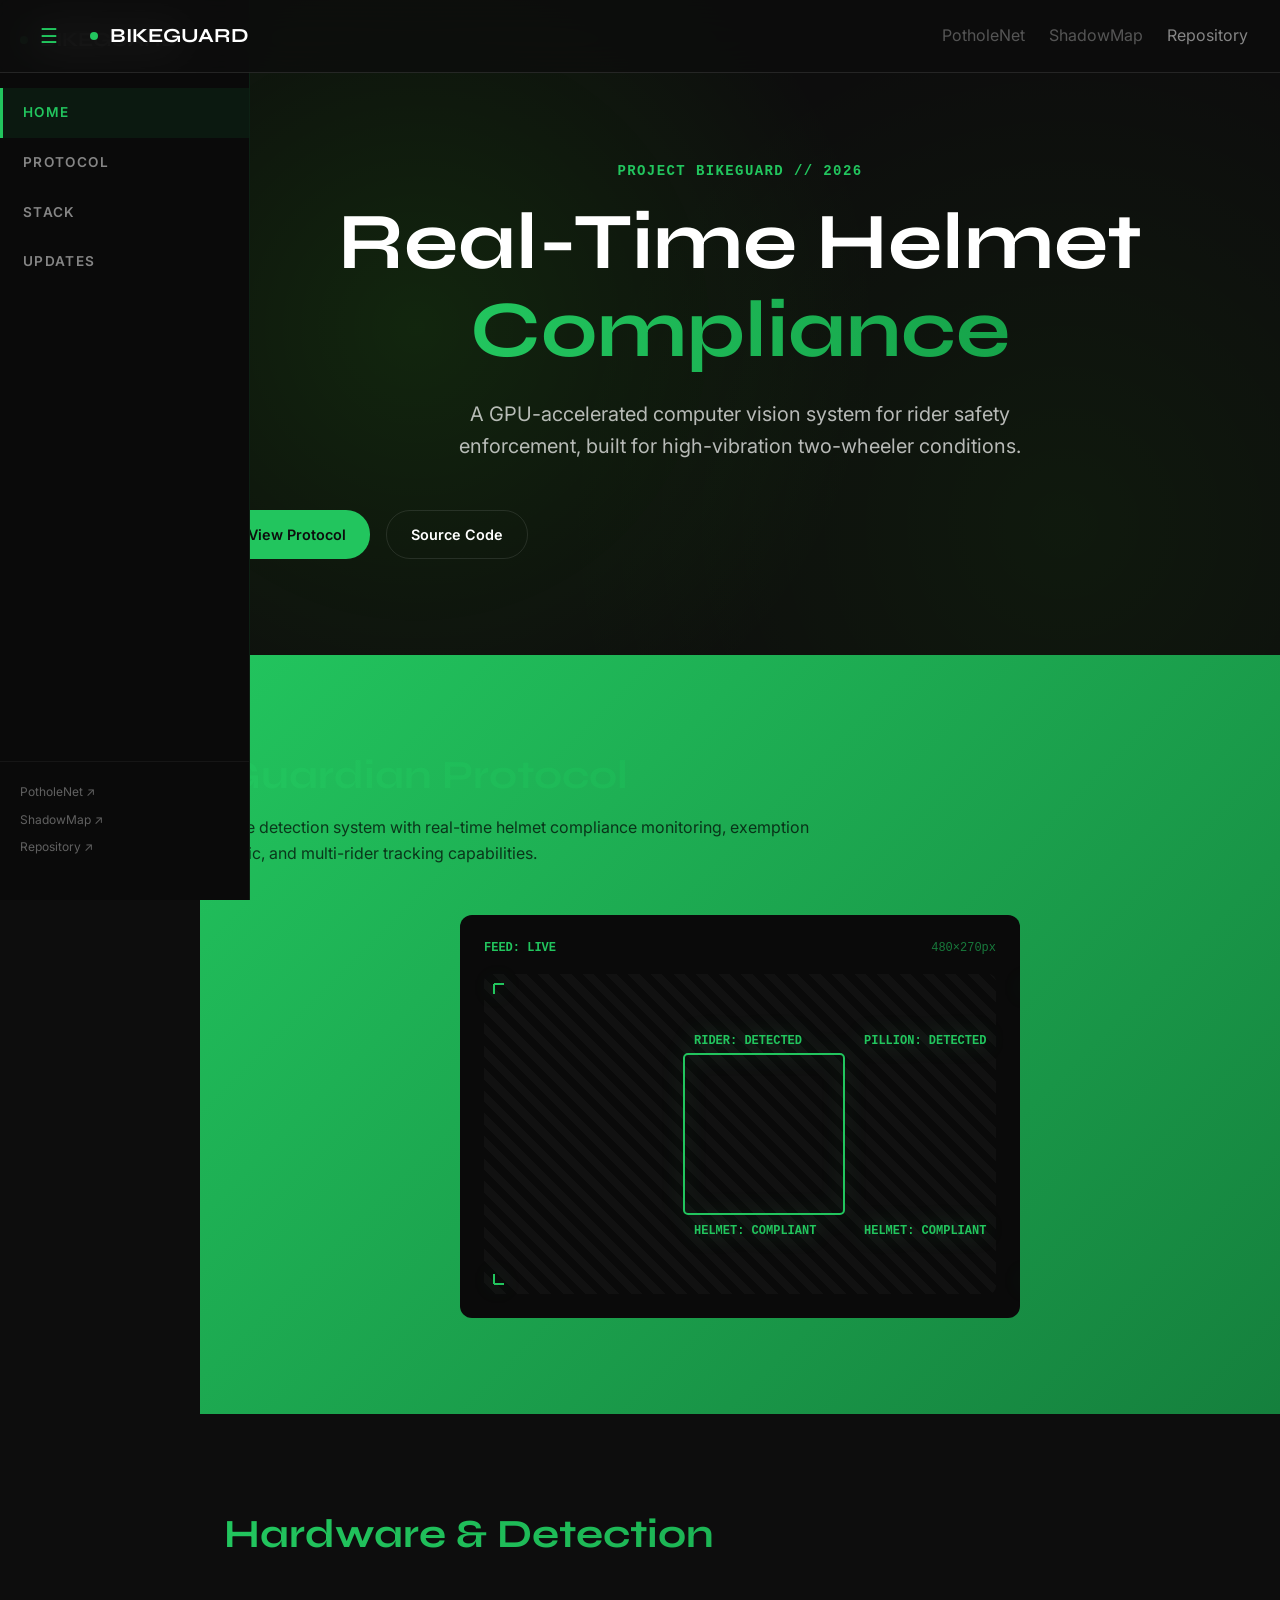
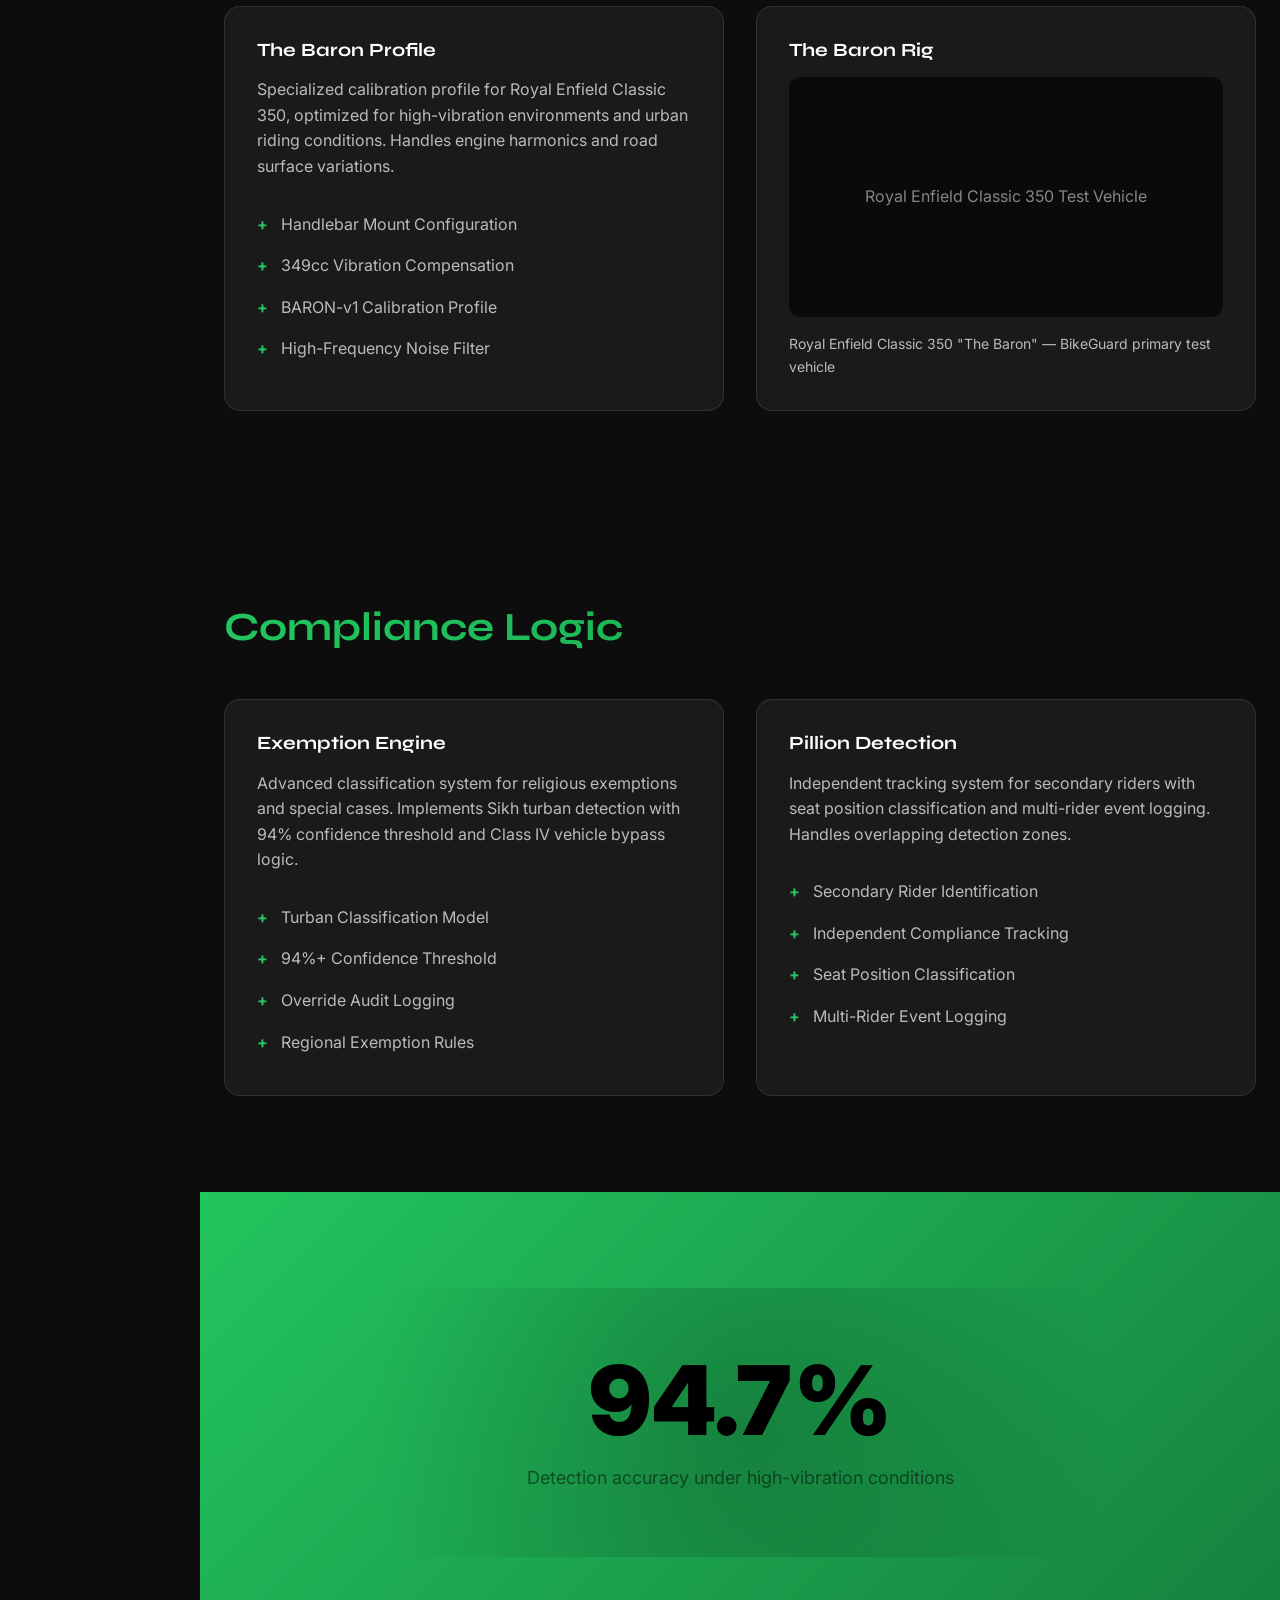
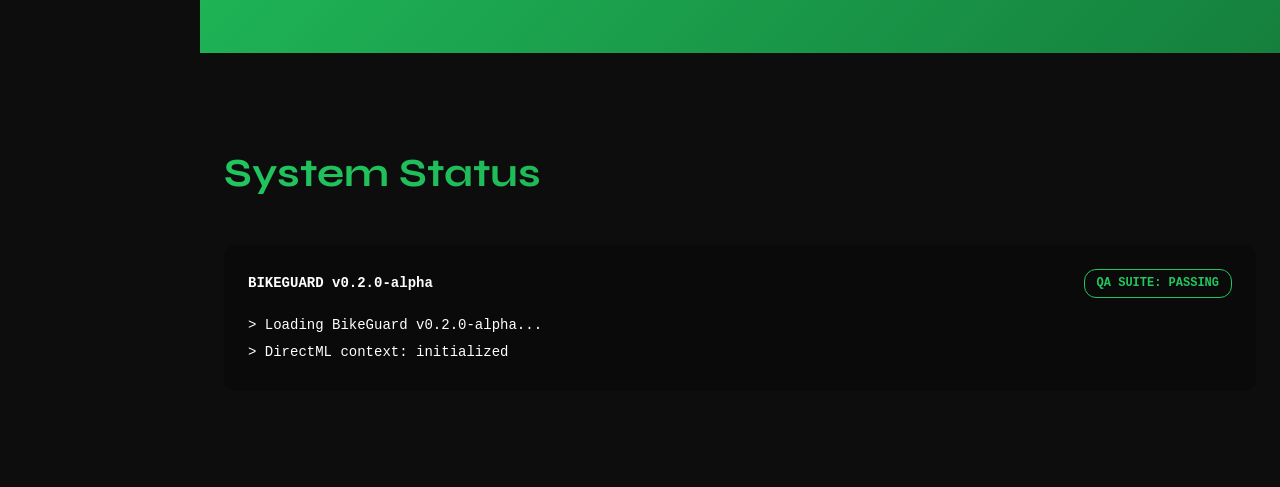
<file: index.html>
<!DOCTYPE html>
<html lang="en">
<head>
    <meta charset="UTF-8">
    <meta name="viewport" content="width=device-width, initial-scale=1.0">
    <title>BikeGuard - Real-Time Helmet Compliance</title>
    <link rel="preconnect" href="https://fonts.googleapis.com">
    <link rel="preconnect" href="https://fonts.gstatic.com" crossorigin>
    <link href="https://fonts.googleapis.com/css2?family=Syne:wght@400;600;700&family=Inter:wght@400;500;600;700&display=swap" rel="stylesheet">
    <link rel="stylesheet" href="css/global.css">
    <link rel="stylesheet" href="css/index.css">
</head>
<body>
    <nav class="nav">
        <div class="nav-content">
            <div class="nav-left">
                <button id="nav-toggle" class="nav-toggle" aria-label="Toggle sidebar">
                    <span class="nav-toggle-icon">☰</span>
                </button>
                <a href="index.html" class="nav-brand">
                    <div class="nav-dot"></div>
                    BIKEGUARD
                </a>
            </div>
            <div class="nav-links">
                <a href="https://medhansh5.github.io/PotholeNet/" class="nav-link muted">PotholeNet</a>
                <a href="https://medhansh5.github.io/ShadowMap/" class="nav-link muted">ShadowMap</a>
                <a href="https://github.com/medhansh5/BikeGuard" class="nav-link">Repository</a>
            </div>
        </div>
    </nav>

    <aside id="sidebar">
        <div id="sidebar-toggle">‹</div>
        <a href="index.html" class="sidebar-logo">
            <div class="nav-dot"></div>
            <span class="sidebar-label">BIKEGUARD</span>
        </a>
        <nav class="sidebar-nav">
            <a href="index.html" class="sidebar-link active"><span class="sidebar-label">Home</span></a>
            <a href="protocol.html" class="sidebar-link"><span class="sidebar-label">Protocol</span></a>
            <a href="stack.html" class="sidebar-link"><span class="sidebar-label">Stack</span></a>
            <a href="updates.html" class="sidebar-link"><span class="sidebar-label">Updates</span></a>
        </nav>
        <div class="sidebar-footer">
            <a href="https://medhansh5.github.io/PotholeNet/" class="sidebar-footer-link"><span class="sidebar-label">PotholeNet ↗</span></a>
            <a href="https://medhansh5.github.io/ShadowMap/" class="sidebar-footer-link"><span class="sidebar-label">ShadowMap ↗</span></a>
            <a href="https://github.com/medhansh5/BikeGuard" class="sidebar-footer-link"><span class="sidebar-label">Repository ↗</span></a>
        </div>
    </aside>

    <main>
        <section class="hero">
            <div class="container">
                <div class="hero-eyebrow">PROJECT BIKEGUARD // 2026</div>
                <h1 class="hero-title">
                    Real-Time Helmet<br><span class="gradient-text">Compliance</span>
                </h1>
                <p class="hero-subtitle">
                    A GPU-accelerated computer vision system for rider safety enforcement, built for high-vibration two-wheeler conditions.
                </p>
                <div class="btn-group">
                    <a href="protocol.html" class="btn btn-primary">View Protocol</a>
                    <a href="#" class="btn btn-ghost">Source Code</a>
                </div>
            </div>
        </section>

        <section class="full-bleed">
            <div class="container">
                <h2 class="gradient-text" style="color: #000; font-size: 2.5rem; margin-bottom: 16px;">Guardian Protocol</h2>
                <p style="color: rgba(0,0,0,0.7); max-width: 600px; margin-bottom: 48px;">
                    Live detection system with real-time helmet compliance monitoring, exemption logic, and multi-rider tracking capabilities.
                </p>
                
                <div class="vision-panel">
                    <div class="vision-header">
                        <div class="vision-feed">FEED: LIVE</div>
                        <div style="color: rgba(34,197,94,0.6); font-family: monospace; font-size: 0.75rem;">480×270px</div>
                    </div>
                    <div class="vision-canvas" id="visionCanvas">
                        <svg width="560" height="320" style="position: absolute; top: 0; left: 0;">
                            <!-- Corner tick marks -->
                            <path d="M 10 10 L 10 20 M 10 10 L 20 10" stroke="#22C55E" stroke-width="2" fill="none"/>
                            <path d="M 540 10 L 540 20 M 550 10 L 540 10" stroke="#22C55E" stroke-width="2" fill="none"/>
                            <path d="M 10 310 L 10 300 M 10 310 L 20 310" stroke="#22C55E" stroke-width="2" fill="none"/>
                            <path d="M 540 310 L 540 300 M 550 310 L 540 310" stroke="#22C55E" stroke-width="2" fill="none"/>
                            
                            <!-- Bounding box -->
                            <rect id="boundingBox" x="200" y="80" width="160" height="160" 
                                  stroke="#22C55E" stroke-width="2" fill="none" rx="4"/>
                            
                            <!-- Labels -->
                            <text id="riderLabel" x="210" y="70" fill="#22C55E" font-family="monospace" font-size="12" font-weight="600">RIDER: DETECTED</text>
                            <text id="helmetLabel" x="210" y="260" fill="#22C55E" font-family="monospace" font-size="12" font-weight="600">HELMET: COMPLIANT</text>
                            <text id="pillionLabel" x="380" y="70" fill="#22C55E" font-family="monospace" font-size="12" font-weight="600">PILLION: DETECTED</text>
                            <text id="pillionHelmetLabel" x="380" y="260" fill="#22C55E" font-family="monospace" font-size="12" font-weight="600">HELMET: COMPLIANT</text>
                        </svg>
                    </div>
                </div>
            </div>
        </section>

        <section class="section">
            <div class="container">
                <h2 class="gradient-text" style="font-size: 2.5rem; margin-bottom: 48px;">Hardware & Detection</h2>
                
                <div class="card-grid-2">
                    <div class="card">
                        <h3 style="margin-bottom: 16px;">The Baron Profile</h3>
                        <p style="color: var(--text-secondary); margin-bottom: 24px;">
                            Specialized calibration profile for Royal Enfield Classic 350, optimized for high-vibration environments and urban riding conditions. Handles engine harmonics and road surface variations.
                        </p>
                        <ul class="feature-list">
                            <li>Handlebar Mount Configuration</li>
                            <li>349cc Vibration Compensation</li>
                            <li>BARON-v1 Calibration Profile</li>
                            <li>High-Frequency Noise Filter</li>
                        </ul>
                    </div>
                    
                    <div class="card">
                        <h3 style="margin-bottom: 16px;">The Baron Rig</h3>
                        <div style="background: var(--bg-tertiary); border-radius: 12px; height: 240px; margin-bottom: 16px; display: flex; align-items: center; justify-content: center; color: var(--text-muted);">
                            Royal Enfield Classic 350 Test Vehicle
                        </div>
                        <p style="color: var(--text-secondary); font-size: 0.875rem;">
                            Royal Enfield Classic 350 "The Baron" — BikeGuard primary test vehicle
                        </p>
                    </div>
                </div>
            </div>
        </section>

        <section class="section">
            <div class="container">
                <h2 class="gradient-text" style="font-size: 2.5rem; margin-bottom: 48px;">Compliance Logic</h2>
                
                <div class="card-grid-2">
                    <div class="card">
                        <h3 style="margin-bottom: 16px;">Exemption Engine</h3>
                        <p style="color: var(--text-secondary); margin-bottom: 24px;">
                            Advanced classification system for religious exemptions and special cases. Implements Sikh turban detection with 94% confidence threshold and Class IV vehicle bypass logic.
                        </p>
                        <ul class="feature-list">
                            <li>Turban Classification Model</li>
                            <li>94%+ Confidence Threshold</li>
                            <li>Override Audit Logging</li>
                            <li>Regional Exemption Rules</li>
                        </ul>
                    </div>
                    
                    <div class="card">
                        <h3 style="margin-bottom: 16px;">Pillion Detection</h3>
                        <p style="color: var(--text-secondary); margin-bottom: 24px;">
                            Independent tracking system for secondary riders with seat position classification and multi-rider event logging. Handles overlapping detection zones.
                        </p>
                        <ul class="feature-list">
                            <li>Secondary Rider Identification</li>
                            <li>Independent Compliance Tracking</li>
                            <li>Seat Position Classification</li>
                            <li>Multi-Rider Event Logging</li>
                        </ul>
                    </div>
                </div>
            </div>
        </section>

        <section class="full-bleed">
            <div class="container">
                <div class="stat-hero">
                    <div class="stat-number" style="color: #000;">94.7%</div>
                    <div class="stat-subtext" style="color: rgba(0,0,0,0.7);">
                        Detection accuracy under high-vibration conditions
                    </div>
                </div>
            </div>
        </section>

        <section class="section">
            <div class="container">
                <h2 class="gradient-text" style="font-size: 2.5rem; margin-bottom: 48px;">System Status</h2>
                
                <div class="terminal">
                    <div class="terminal-header">
                        <div style="color: var(--text-primary); font-weight: 600;">BIKEGUARD v0.2.0-alpha</div>
                        <div class="terminal-badge">QA SUITE: PASSING</div>
                    </div>
                    <div class="terminal-content" id="terminalContent">
                        <!-- Terminal lines will be added by JavaScript -->
                    </div>
                </div>
            </div>
        </section>
    </main>

    <script src="js/global.js"></script>
    <script src="js/vision.js"></script>
    <script src="js/terminal.js"></script>
</body>
</html>
</file>
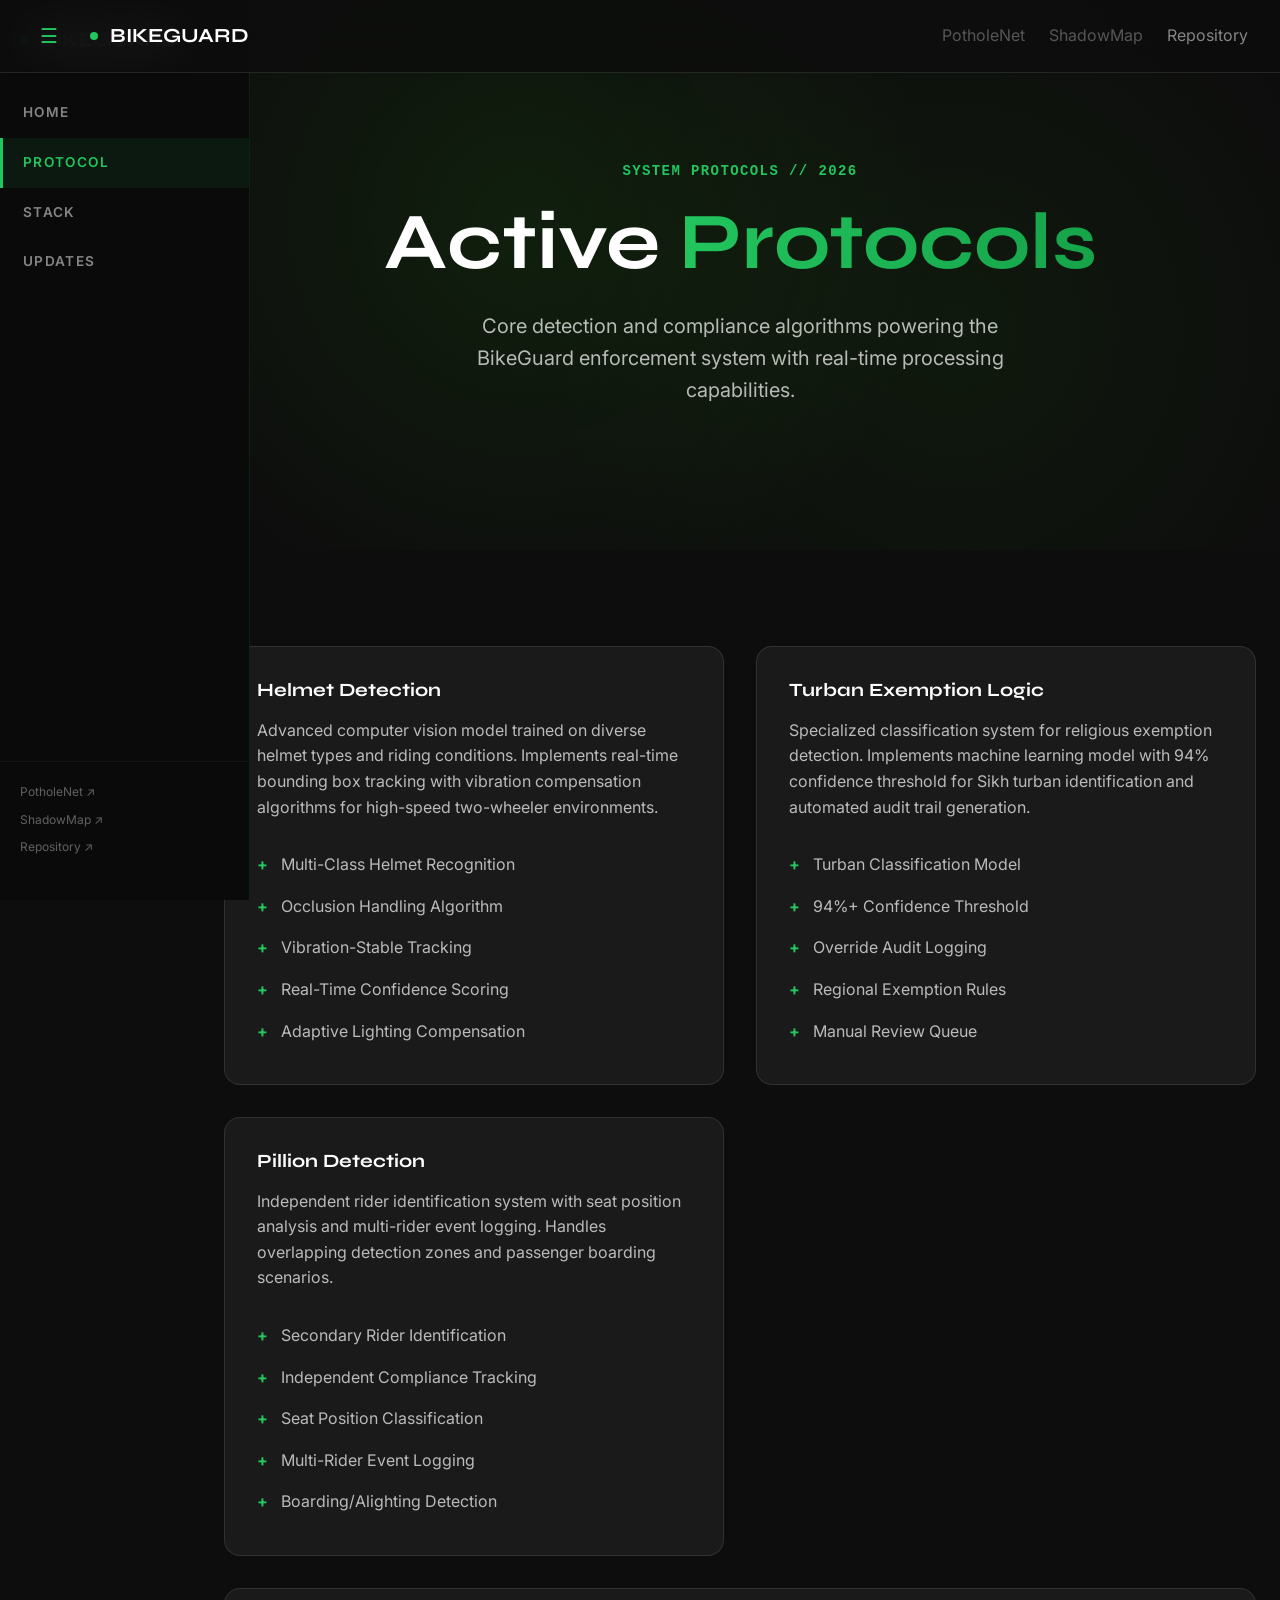
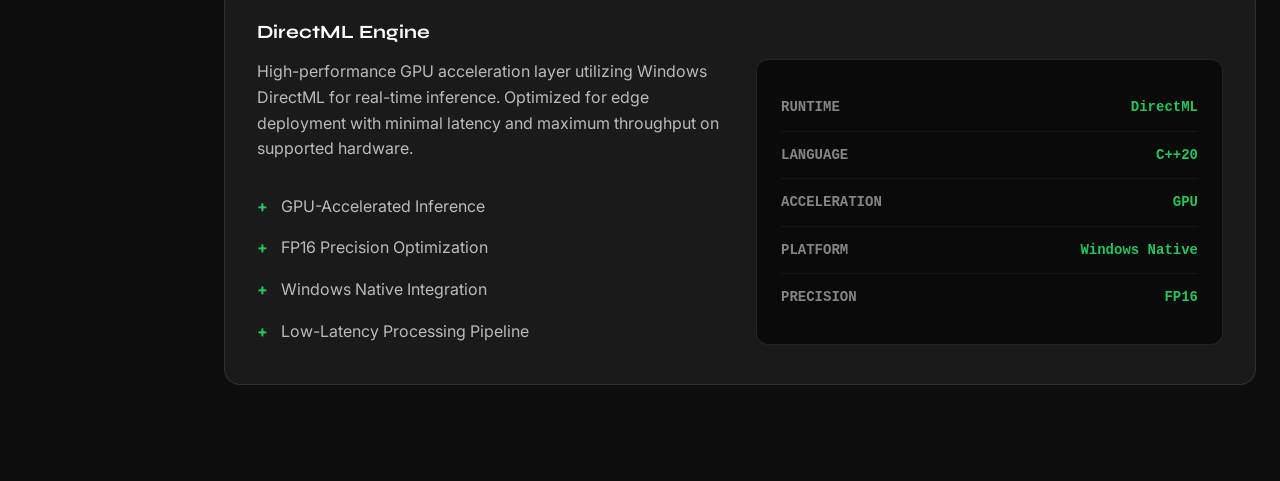
<file: protocol.html>
<!DOCTYPE html>
<html lang="en">
<head>
    <meta charset="UTF-8">
    <meta name="viewport" content="width=device-width, initial-scale=1.0">
    <title>Active Protocols - BikeGuard</title>
    <link rel="preconnect" href="https://fonts.googleapis.com">
    <link rel="preconnect" href="https://fonts.gstatic.com" crossorigin>
    <link href="https://fonts.googleapis.com/css2?family=Syne:wght@400;600;700&family=Inter:wght@400;500;600;700&display=swap" rel="stylesheet">
    <link rel="stylesheet" href="css/global.css">
    <link rel="stylesheet" href="css/protocol.css">
</head>
<body>
    <nav class="nav">
        <div class="nav-content">
            <div class="nav-left">
                <button id="nav-toggle" class="nav-toggle" aria-label="Toggle sidebar">
                    <span class="nav-toggle-icon">☰</span>
                </button>
                <a href="index.html" class="nav-brand">
                    <div class="nav-dot"></div>
                    BIKEGUARD
                </a>
            </div>
            <div class="nav-links">
                <a href="../potholenet/index.html" class="nav-link muted">PotholeNet</a>
                <a href="../shadowmap/index.html" class="nav-link muted">ShadowMap</a>
                <a href="#" class="nav-link">Repository</a>
            </div>
        </div>
    </nav>

    <aside id="sidebar">
        <div id="sidebar-toggle">‹</div>
        <a href="index.html" class="sidebar-logo">
            <div class="nav-dot"></div>
            <span class="sidebar-label">BIKEGUARD</span>
        </a>
        <nav class="sidebar-nav">
            <a href="index.html" class="sidebar-link"><span class="sidebar-label">Home</span></a>
            <a href="protocol.html" class="sidebar-link active"><span class="sidebar-label">Protocol</span></a>
            <a href="stack.html" class="sidebar-link"><span class="sidebar-label">Stack</span></a>
            <a href="updates.html" class="sidebar-link"><span class="sidebar-label">Updates</span></a>
        </nav>
        <div class="sidebar-footer">
            <a href="../potholenet/index.html" class="sidebar-footer-link"><span class="sidebar-label">PotholeNet ↗</span></a>
            <a href="../shadowmap/index.html" class="sidebar-footer-link"><span class="sidebar-label">ShadowMap ↗</span></a>
            <a href="#" class="sidebar-footer-link"><span class="sidebar-label">Repository ↗</span></a>
        </div>
    </aside>

    <main>
        <section class="hero">
            <div class="container">
                <div class="hero-eyebrow">SYSTEM PROTOCOLS // 2026</div>
                <h1 class="hero-title">
                    Active <span class="gradient-text">Protocols</span>
                </h1>
                <p class="hero-subtitle">
                    Core detection and compliance algorithms powering the BikeGuard enforcement system with real-time processing capabilities.
                </p>
            </div>
        </section>

        <section class="section">
            <div class="container">
                <div class="card-grid">
                    <div class="card">
                        <h3 style="margin-bottom: 16px;">Helmet Detection</h3>
                        <p style="color: var(--text-secondary); margin-bottom: 24px;">
                            Advanced computer vision model trained on diverse helmet types and riding conditions. Implements real-time bounding box tracking with vibration compensation algorithms for high-speed two-wheeler environments.
                        </p>
                        <ul class="feature-list">
                            <li>Multi-Class Helmet Recognition</li>
                            <li>Occlusion Handling Algorithm</li>
                            <li>Vibration-Stable Tracking</li>
                            <li>Real-Time Confidence Scoring</li>
                            <li>Adaptive Lighting Compensation</li>
                        </ul>
                    </div>

                    <div class="card">
                        <h3 style="margin-bottom: 16px;">Turban Exemption Logic</h3>
                        <p style="color: var(--text-secondary); margin-bottom: 24px;">
                            Specialized classification system for religious exemption detection. Implements machine learning model with 94% confidence threshold for Sikh turban identification and automated audit trail generation.
                        </p>
                        <ul class="feature-list">
                            <li>Turban Classification Model</li>
                            <li>94%+ Confidence Threshold</li>
                            <li>Override Audit Logging</li>
                            <li>Regional Exemption Rules</li>
                            <li>Manual Review Queue</li>
                        </ul>
                    </div>

                    <div class="card">
                        <h3 style="margin-bottom: 16px;">Pillion Detection</h3>
                        <p style="color: var(--text-secondary); margin-bottom: 24px;">
                            Independent rider identification system with seat position analysis and multi-rider event logging. Handles overlapping detection zones and passenger boarding scenarios.
                        </p>
                        <ul class="feature-list">
                            <li>Secondary Rider Identification</li>
                            <li>Independent Compliance Tracking</li>
                            <li>Seat Position Classification</li>
                            <li>Multi-Rider Event Logging</li>
                            <li>Boarding/Alighting Detection</li>
                        </ul>
                    </div>

                    <div class="card card-full">
                        <h3 style="margin-bottom: 16px;">DirectML Engine</h3>
                        <div style="display: grid; grid-template-columns: 1fr 1fr; gap: 32px; align-items: start;">
                            <div>
                                <p style="color: var(--text-secondary); margin-bottom: 24px;">
                                    High-performance GPU acceleration layer utilizing Windows DirectML for real-time inference. Optimized for edge deployment with minimal latency and maximum throughput on supported hardware.
                                </p>
                                <ul class="feature-list">
                                    <li>GPU-Accelerated Inference</li>
                                    <li>FP16 Precision Optimization</li>
                                    <li>Windows Native Integration</li>
                                    <li>Low-Latency Processing Pipeline</li>
                                </ul>
                            </div>
                            <div class="spec-table">
                                <div class="spec-row">
                                    <span class="spec-label">RUNTIME</span>
                                    <span class="spec-value">DirectML</span>
                                </div>
                                <div class="spec-row">
                                    <span class="spec-label">LANGUAGE</span>
                                    <span class="spec-value">C++20</span>
                                </div>
                                <div class="spec-row">
                                    <span class="spec-label">ACCELERATION</span>
                                    <span class="spec-value">GPU</span>
                                </div>
                                <div class="spec-row">
                                    <span class="spec-label">PLATFORM</span>
                                    <span class="spec-value">Windows Native</span>
                                </div>
                                <div class="spec-row">
                                    <span class="spec-label">PRECISION</span>
                                    <span class="spec-value">FP16</span>
                                </div>
                            </div>
                        </div>
                    </div>
                </div>
            </div>
        </section>
    </main>

    <script src="js/global.js"></script>
</body>
</html>
</file>
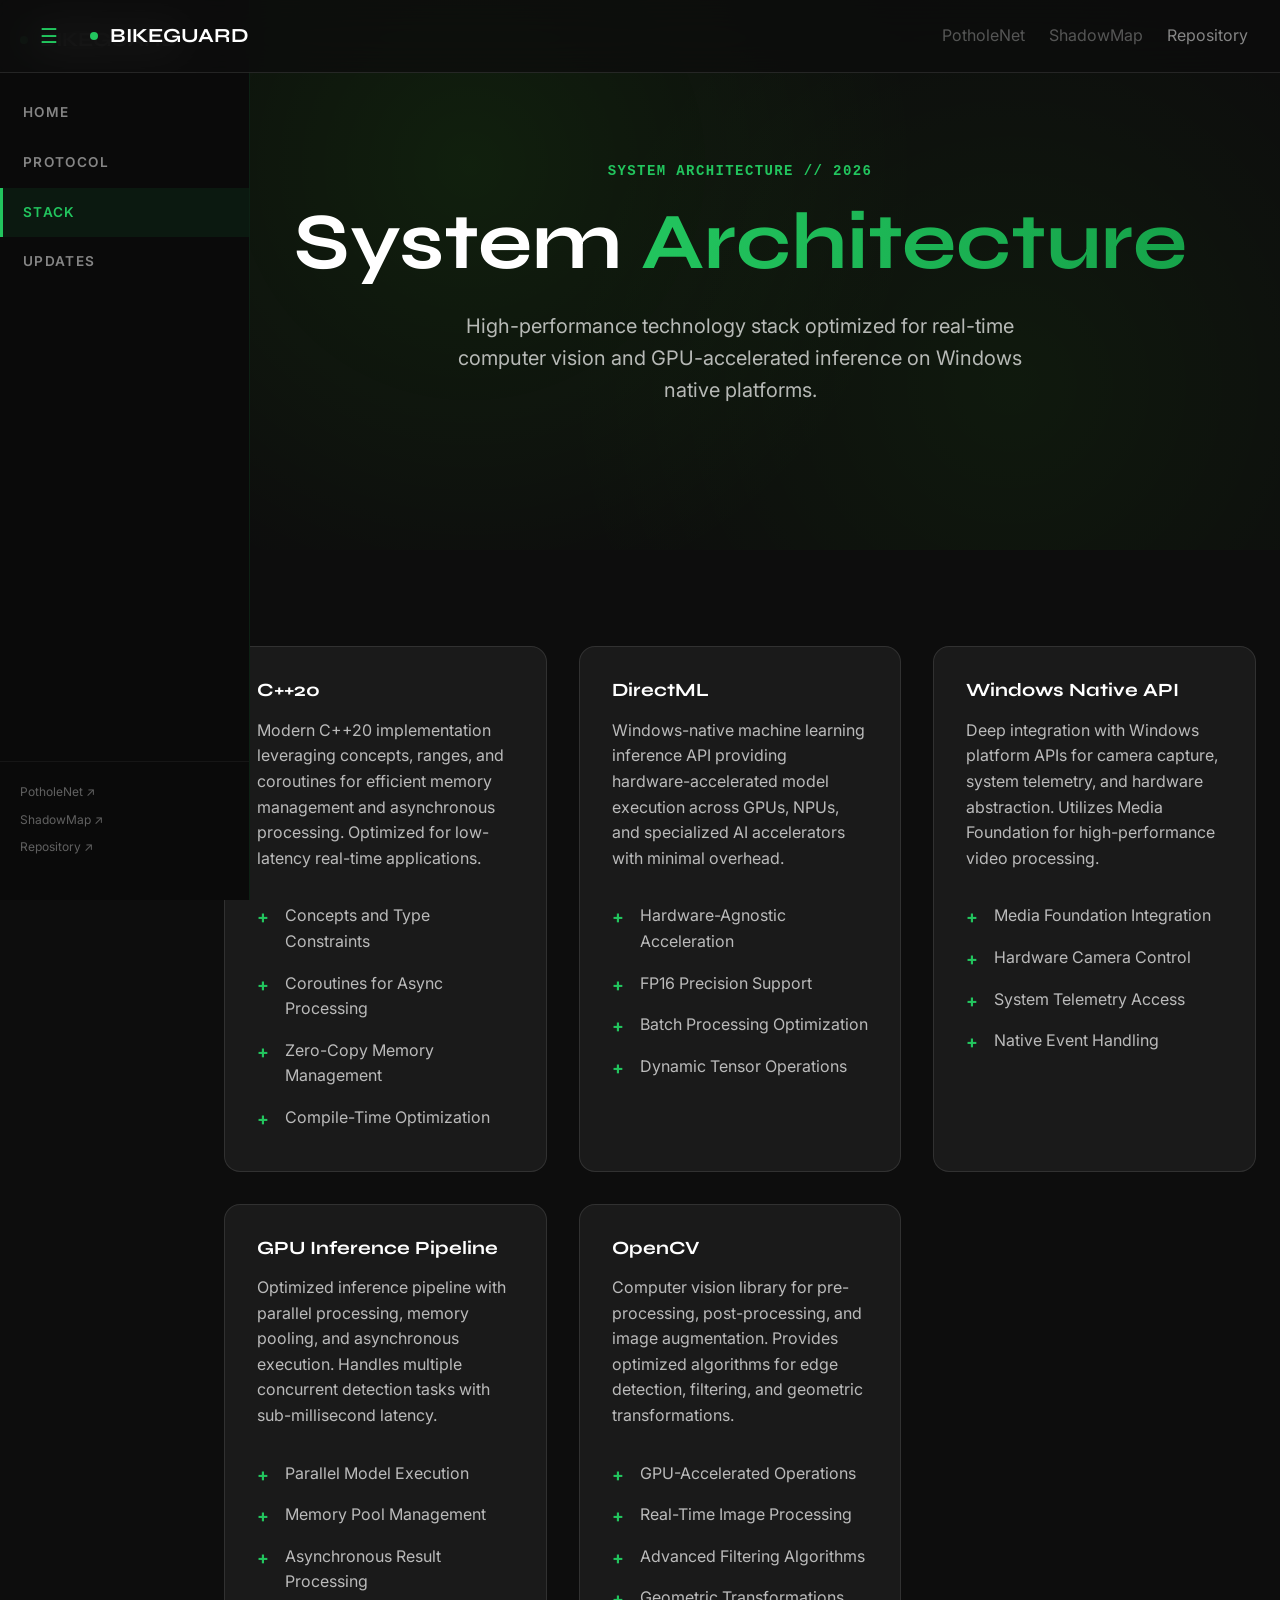
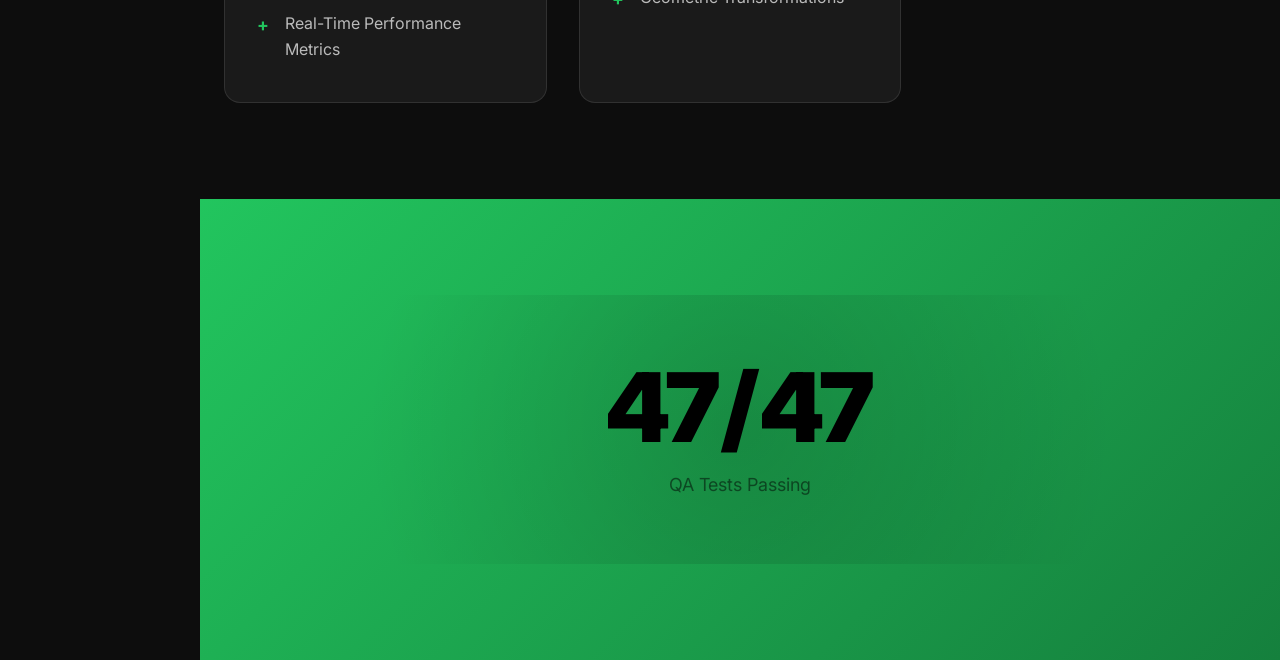
<file: stack.html>
<!DOCTYPE html>
<html lang="en">
<head>
    <meta charset="UTF-8">
    <meta name="viewport" content="width=device-width, initial-scale=1.0">
    <title>System Architecture - BikeGuard</title>
    <link rel="preconnect" href="https://fonts.googleapis.com">
    <link rel="preconnect" href="https://fonts.gstatic.com" crossorigin>
    <link href="https://fonts.googleapis.com/css2?family=Syne:wght@400;600;700&family=Inter:wght@400;500;600;700&display=swap" rel="stylesheet">
    <link rel="stylesheet" href="css/global.css">
    <link rel="stylesheet" href="css/stack.css">
</head>
<body>
    <nav class="nav">
        <div class="nav-content">
            <div class="nav-left">
                <button id="nav-toggle" class="nav-toggle" aria-label="Toggle sidebar">
                    <span class="nav-toggle-icon">☰</span>
                </button>
                <a href="index.html" class="nav-brand">
                    <div class="nav-dot"></div>
                    BIKEGUARD
                </a>
            </div>
            <div class="nav-links">
                <a href="../potholenet/index.html" class="nav-link muted">PotholeNet</a>
                <a href="../shadowmap/index.html" class="nav-link muted">ShadowMap</a>
                <a href="#" class="nav-link">Repository</a>
            </div>
        </div>
    </nav>

    <aside id="sidebar">
        <div id="sidebar-toggle">‹</div>
        <a href="index.html" class="sidebar-logo">
            <div class="nav-dot"></div>
            <span class="sidebar-label">BIKEGUARD</span>
        </a>
        <nav class="sidebar-nav">
            <a href="index.html" class="sidebar-link"><span class="sidebar-label">Home</span></a>
            <a href="protocol.html" class="sidebar-link"><span class="sidebar-label">Protocol</span></a>
            <a href="stack.html" class="sidebar-link active"><span class="sidebar-label">Stack</span></a>
            <a href="updates.html" class="sidebar-link"><span class="sidebar-label">Updates</span></a>
        </nav>
        <div class="sidebar-footer">
            <a href="../potholenet/index.html" class="sidebar-footer-link"><span class="sidebar-label">PotholeNet ↗</span></a>
            <a href="../shadowmap/index.html" class="sidebar-footer-link"><span class="sidebar-label">ShadowMap ↗</span></a>
            <a href="#" class="sidebar-footer-link"><span class="sidebar-label">Repository ↗</span></a>
        </div>
    </aside>

    <main>
        <section class="hero">
            <div class="container">
                <div class="hero-eyebrow">SYSTEM ARCHITECTURE // 2026</div>
                <h1 class="hero-title">
                    System <span class="gradient-text">Architecture</span>
                </h1>
                <p class="hero-subtitle">
                    High-performance technology stack optimized for real-time computer vision and GPU-accelerated inference on Windows native platforms.
                </p>
            </div>
        </section>

        <section class="section">
            <div class="container">
                <div class="card-grid">
                    <div class="card">
                        <h3 style="margin-bottom: 16px;">C++20</h3>
                        <p style="color: var(--text-secondary); margin-bottom: 24px;">
                            Modern C++20 implementation leveraging concepts, ranges, and coroutines for efficient memory management and asynchronous processing. Optimized for low-latency real-time applications.
                        </p>
                        <ul class="feature-list">
                            <li>Concepts and Type Constraints</li>
                            <li>Coroutines for Async Processing</li>
                            <li>Zero-Copy Memory Management</li>
                            <li>Compile-Time Optimization</li>
                        </ul>
                    </div>

                    <div class="card">
                        <h3 style="margin-bottom: 16px;">DirectML</h3>
                        <p style="color: var(--text-secondary); margin-bottom: 24px;">
                            Windows-native machine learning inference API providing hardware-accelerated model execution across GPUs, NPUs, and specialized AI accelerators with minimal overhead.
                        </p>
                        <ul class="feature-list">
                            <li>Hardware-Agnostic Acceleration</li>
                            <li>FP16 Precision Support</li>
                            <li>Batch Processing Optimization</li>
                            <li>Dynamic Tensor Operations</li>
                        </ul>
                    </div>

                    <div class="card">
                        <h3 style="margin-bottom: 16px;">Windows Native API</h3>
                        <p style="color: var(--text-secondary); margin-bottom: 24px;">
                            Deep integration with Windows platform APIs for camera capture, system telemetry, and hardware abstraction. Utilizes Media Foundation for high-performance video processing.
                        </p>
                        <ul class="feature-list">
                            <li>Media Foundation Integration</li>
                            <li>Hardware Camera Control</li>
                            <li>System Telemetry Access</li>
                            <li>Native Event Handling</li>
                        </ul>
                    </div>

                    <div class="card">
                        <h3 style="margin-bottom: 16px;">GPU Inference Pipeline</h3>
                        <p style="color: var(--text-secondary); margin-bottom: 24px;">
                            Optimized inference pipeline with parallel processing, memory pooling, and asynchronous execution. Handles multiple concurrent detection tasks with sub-millisecond latency.
                        </p>
                        <ul class="feature-list">
                            <li>Parallel Model Execution</li>
                            <li>Memory Pool Management</li>
                            <li>Asynchronous Result Processing</li>
                            <li>Real-Time Performance Metrics</li>
                        </ul>
                    </div>

                    <div class="card">
                        <h3 style="margin-bottom: 16px;">OpenCV</h3>
                        <p style="color: var(--text-secondary); margin-bottom: 24px;">
                            Computer vision library for pre-processing, post-processing, and image augmentation. Provides optimized algorithms for edge detection, filtering, and geometric transformations.
                        </p>
                        <ul class="feature-list">
                            <li>GPU-Accelerated Operations</li>
                            <li>Real-Time Image Processing</li>
                            <li>Advanced Filtering Algorithms</li>
                            <li>Geometric Transformations</li>
                        </ul>
                    </div>
                </div>
            </div>
        </section>

        <section class="full-bleed">
            <div class="container">
                <div class="stat-hero">
                    <div class="stat-number" style="color: #000;">47/47</div>
                    <div class="stat-subtext" style="color: rgba(0,0,0,0.7);">
                        QA Tests Passing
                    </div>
                </div>
            </div>
        </section>
    </main>

    <script src="js/global.js"></script>
</body>
</html>
</file>
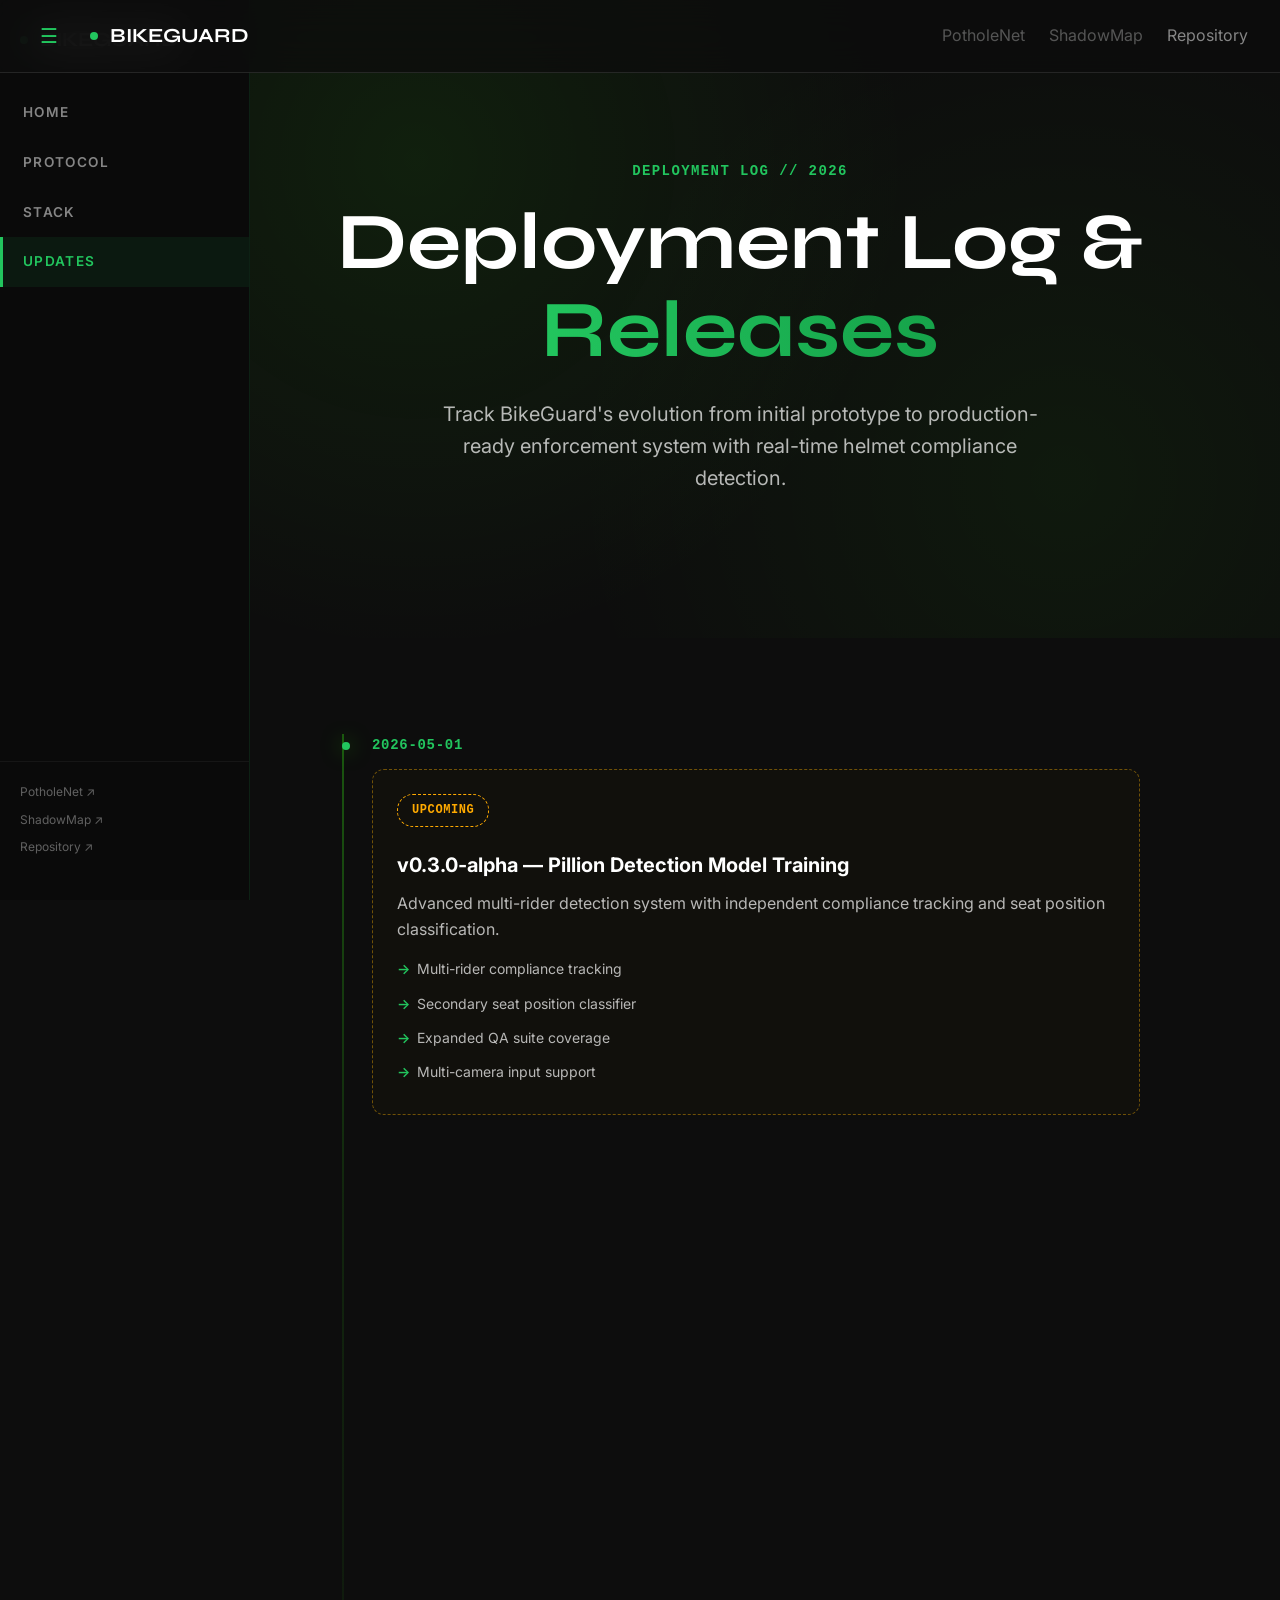
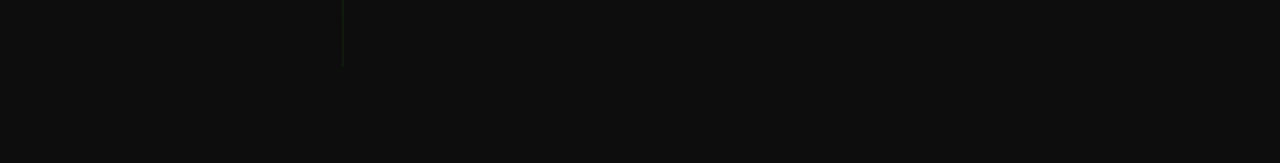
<file: updates.html>
<!DOCTYPE html>
<html lang="en">
<head>
    <meta charset="UTF-8">
    <meta name="viewport" content="width=device-width, initial-scale=1.0">
    <title>Updates - BikeGuard</title>
    <link rel="preconnect" href="https://fonts.googleapis.com">
    <link rel="preconnect" href="https://fonts.gstatic.com" crossorigin>
    <link href="https://fonts.googleapis.com/css2?family=Syne:wght@400;600;700&family=Inter:wght@400;500;600;700&display=swap" rel="stylesheet">
    <link rel="stylesheet" href="css/global.css">
    <link rel="stylesheet" href="css/updates.css">
</head>
<body>
    <nav class="nav">
        <div class="nav-content">
            <div class="nav-left">
                <button id="nav-toggle" class="nav-toggle" aria-label="Toggle sidebar">
                    <span class="nav-toggle-icon">☰</span>
                </button>
                <a href="index.html" class="nav-brand">
                    <div class="nav-dot"></div>
                    BIKEGUARD
                </a>
            </div>
            <div class="nav-links">
                <a href="../potholenet/index.html" class="nav-link muted">PotholeNet</a>
                <a href="../shadowmap/index.html" class="nav-link muted">ShadowMap</a>
                <a href="#" class="nav-link">Repository</a>
            </div>
        </div>
    </nav>

    <aside id="sidebar">
        <div id="sidebar-toggle">‹</div>
        <a href="index.html" class="sidebar-logo">
            <div class="nav-dot"></div>
            <span class="sidebar-label">BIKEGUARD</span>
        </a>
        <nav class="sidebar-nav">
            <a href="index.html" class="sidebar-link"><span class="sidebar-label">Home</span></a>
            <a href="protocol.html" class="sidebar-link"><span class="sidebar-label">Protocol</span></a>
            <a href="stack.html" class="sidebar-link"><span class="sidebar-label">Stack</span></a>
            <a href="updates.html" class="sidebar-link active"><span class="sidebar-label">Updates</span></a>
        </nav>
        <div class="sidebar-footer">
            <a href="../potholenet/index.html" class="sidebar-footer-link"><span class="sidebar-label">PotholeNet ↗</span></a>
            <a href="../shadowmap/index.html" class="sidebar-footer-link"><span class="sidebar-label">ShadowMap ↗</span></a>
            <a href="#" class="sidebar-footer-link"><span class="sidebar-label">Repository ↗</span></a>
        </div>
    </aside>

    <main>
        <section class="hero">
            <div class="container">
                <div class="hero-eyebrow">DEPLOYMENT LOG // 2026</div>
                <h1 class="hero-title">
                    Deployment Log & <span class="gradient-text">Releases</span>
                </h1>
                <p class="hero-subtitle">
                    Track BikeGuard's evolution from initial prototype to production-ready enforcement system with real-time helmet compliance detection.
                </p>
            </div>
        </section>

        <section class="section">
            <div class="container">
                <div class="timeline" id="timeline">
                    <!-- Timeline items will be populated by JavaScript -->
                </div>
            </div>
        </section>
    </main>

    <script src="js/global.js"></script>
    <script src="js/updates.js"></script>
</body>
</html>
</file>
<file: css/global.css>
/* BikeGuard Global Styles */
:root {
  --accent: #22C55E;
  --accent-gradient: linear-gradient(90deg, #22C55E, #16A34A);
  --bg-primary: #0D0D0D;
  --bg-secondary: #1A1A1A;
  --bg-tertiary: #0A0A0A;
  --text-primary: #FFFFFF;
  --text-secondary: rgba(255, 255, 255, 0.7);
  --text-muted: rgba(255, 255, 255, 0.5);
  --border-color: rgba(255, 255, 255, 0.1);
  --card-bg: #1A1A1A;
  --success: #22C55E;
  --error: #FF3333;
  --warning: #FFAA00;
}

* {
  margin: 0;
  padding: 0;
  box-sizing: border-box;
}

body {
  font-family: 'Inter', -apple-system, BlinkMacSystemFont, 'Segoe UI', sans-serif;
  background: var(--bg-primary);
  color: var(--text-primary);
  line-height: 1.6;
  overflow-x: hidden;
}

/* Typography */
h1, h2, h3, h4, h5, h6 {
  font-family: 'Syne', -apple-system, BlinkMacSystemFont, sans-serif;
  font-weight: 700;
  line-height: 1.2;
}

.gradient-text {
  background: var(--accent-gradient);
  -webkit-background-clip: text;
  -webkit-text-fill-color: transparent;
  background-clip: text;
}

.monospace {
  font-family: 'SF Mono', 'Monaco', 'Inconsolata', 'Fira Code', monospace;
}

/* Layout */
.container {
  max-width: 1200px;
  margin: 0 auto;
  padding: 0 24px;
}

.section {
  padding: 96px 0;
}

.section-sm {
  padding: 64px 0;
}

.full-bleed {
  width: 100%;
  background: linear-gradient(135deg, #22C55E 0%, #15803D 100%);
  color: #000000;
}

.full-bleed .container {
  padding: 96px 24px;
}

/* Navigation */
.nav {
  position: fixed;
  top: 0;
  left: 0;
  right: 0;
  z-index: 1000;
  background: rgba(13, 13, 13, 0.8);
  backdrop-filter: blur(20px);
  border-bottom: 1px solid var(--border-color);
  padding: 16px 0;
}

.nav-content {
  display: flex;
  justify-content: space-between;
  align-items: center;
  width: 100%;
  padding: 0 32px;
}

.nav-left {
  display: flex;
  align-items: center;
  gap: 24px;
}

.nav-brand {
  display: flex;
  align-items: center;
  gap: 12px;
  font-family: 'Syne', sans-serif;
  font-weight: 700;
  font-size: 1.25rem;
  color: var(--text-primary);
  text-decoration: none;
}

.nav-dot {
  width: 8px;
  height: 8px;
  background: var(--accent);
  border-radius: 50%;
  animation: pulse 2s infinite;
}

.nav-links {
  display: flex;
  gap: 24px;
  align-items: center;
}

.nav-link {
  color: var(--text-muted);
  text-decoration: none;
  transition: color 0.2s;
}

.nav-link:hover {
  color: var(--text-primary);
}

.nav-link.muted {
  color: var(--text-muted);
  opacity: 0.6;
}

/* Cards */
.card {
  background: var(--card-bg);
  border-radius: 16px;
  padding: 32px;
  border: 1px solid var(--border-color);
  transition: transform 0.2s, border-color 0.2s;
}

.card:hover {
  transform: translateY(-2px);
  border-color: var(--accent);
}

.card-grid {
  display: grid;
  grid-template-columns: repeat(auto-fit, minmax(300px, 1fr));
  gap: 24px;
}

.card-grid-2 {
  display: grid;
  grid-template-columns: repeat(auto-fit, minmax(400px, 1fr));
  gap: 32px;
}

/* Buttons */
.btn {
  display: inline-flex;
  align-items: center;
  gap: 8px;
  padding: 12px 24px;
  border-radius: 24px;
  font-weight: 600;
  text-decoration: none;
  transition: all 0.2s;
  border: none;
  cursor: pointer;
  font-size: 0.9rem;
}

.btn-primary {
  background: var(--accent);
  color: var(--bg-primary);
}

.btn-primary:hover {
  background: #00CC00;
  transform: translateY(-1px);
}

.btn-ghost {
  background: transparent;
  color: var(--text-primary);
  border: 1px solid var(--border-color);
}

.btn-ghost:hover {
  background: var(--card-bg);
  border-color: var(--accent);
}

.btn-group {
  display: flex;
  gap: 16px;
  flex-wrap: wrap;
}

/* Lists */
.feature-list {
  list-style: none;
  margin-top: 16px;
}

.feature-list li {
  padding: 8px 0;
  color: var(--text-secondary);
  position: relative;
  padding-left: 24px;
}

.feature-list li::before {
  content: '+';
  position: absolute;
  left: 0;
  color: var(--accent);
  font-weight: 700;
}

/* Hero Section */
.hero {
  padding: 160px 0 96px;
  text-align: center;
}

.hero-eyebrow {
  color: var(--accent);
  font-family: 'SF Mono', monospace;
  font-size: 0.875rem;
  font-weight: 600;
  letter-spacing: 0.1em;
  margin-bottom: 16px;
}

.hero-title {
  font-size: clamp(2.5rem, 8vw, 5rem);
  margin-bottom: 24px;
  line-height: 1.1;
}

.hero-subtitle {
  font-size: 1.25rem;
  color: var(--text-secondary);
  max-width: 600px;
  margin: 0 auto 48px;
}

/* Vision Simulation */
.vision-panel {
  background: var(--bg-tertiary);
  border-radius: 12px;
  padding: 24px;
  position: relative;
  overflow: hidden;
}

.vision-header {
  display: flex;
  justify-content: space-between;
  align-items: center;
  margin-bottom: 16px;
}

.vision-feed {
  color: var(--accent);
  font-family: 'SF Mono', monospace;
  font-size: 0.75rem;
  font-weight: 600;
}

.vision-canvas {
  width: 100%;
  height: 320px;
  background: #000;
  border-radius: 8px;
  position: relative;
}

/* Terminal */
.terminal {
  background: var(--bg-tertiary);
  border-radius: 12px;
  padding: 24px;
  font-family: 'SF Mono', monospace;
  font-size: 0.875rem;
  line-height: 1.6;
  position: relative;
}

.terminal-header {
  display: flex;
  justify-content: space-between;
  align-items: center;
  margin-bottom: 16px;
}

.terminal-badge {
  background: transparent;
  color: var(--accent);
  border: 1px solid var(--accent);
  padding: 4px 12px;
  border-radius: 12px;
  font-size: 0.75rem;
  font-weight: 600;
}

.terminal-content {
  color: var(--text-primary);
}

.terminal-line {
  margin-bottom: 4px;
  opacity: 0;
  animation: fadeIn 0.3s forwards;
}

/* Stats */
.stat-hero {
  text-align: center;
  padding: 64px 0;
}

.stat-number {
  font-size: clamp(3rem, 10vw, 6rem);
  font-weight: 900;
  line-height: 1;
  margin-bottom: 16px;
}

.stat-subtext {
  font-size: 1.125rem;
  opacity: 0.7;
}

/* Updates Timeline */
.timeline {
  position: relative;
  padding-left: 32px;
}

.timeline::before {
  content: '';
  position: absolute;
  left: 2px;
  top: 0;
  bottom: 0;
  width: 2px;
  background: rgba(57, 255, 20, 0.1);
}

.timeline-item {
  position: relative;
  padding-bottom: 32px;
  opacity: 0;
  transform: translateY(20px);
  transition: all 0.6s;
}

.timeline-item.visible {
  opacity: 1;
  transform: translateY(0);
}

.timeline-item::before {
  content: '';
  position: absolute;
  left: -30px;
  top: 8px;
  width: 8px;
  height: 8px;
  background: var(--accent);
  border-radius: 50%;
}

.timeline-date {
  color: var(--accent);
  font-family: 'SF Mono', monospace;
  font-size: 0.875rem;
  margin-bottom: 8px;
}

.timeline-content {
  background: var(--card-bg);
  border-radius: 12px;
  padding: 20px;
  border: 1px solid var(--border-color);
}

.timeline-badge {
  display: inline-block;
  padding: 4px 12px;
  border-radius: 12px;
  font-size: 0.75rem;
  font-weight: 600;
  margin-bottom: 12px;
}

.badge-prerelease {
  background: var(--accent);
  color: var(--bg-primary);
}

.badge-stable {
  background: #00FF00;
  color: var(--bg-primary);
}

.badge-upcoming {
  background: transparent;
  color: var(--warning);
  border: 1px dashed var(--warning);
}

/* Shimmer loading */
.shimmer {
  background: linear-gradient(90deg, #0a1a0a 0%, #0f2a0f 50%, #0a1a0a 100%);
  background-size: 200% 100%;
  animation: shimmer 1.5s infinite;
}

/* Scrollbar */
::-webkit-scrollbar {
  width: 8px;
}

::-webkit-scrollbar-track {
  background: var(--bg-primary);
}

::-webkit-scrollbar-thumb {
  background: var(--accent);
  border-radius: 4px;
}

::-webkit-scrollbar-thumb:hover {
  background: #16A34A;
}

/* Animations */
@keyframes pulse {
  0%, 100% { opacity: 1; }
  50% { opacity: 0.5; }
}

@keyframes fadeIn {
  to { opacity: 1; }
}

@keyframes shimmer {
  0% { background-position: -200% 0; }
  100% { background-position: 200% 0; }
}

/* Sidebar Navigation */
#sidebar {
  position: fixed;
  top: 0;
  left: 0;
  height: 100vh;
  width: 250px;
  min-width: 250px;
  background: #0A0A0A;
  border-right: 1px solid rgba(34,197,94,0.12);
  z-index: 200;
  transition: width 0.3s ease-in-out, min-width 0.3s ease-in-out, transform 0.3s ease-in-out;
  overflow: hidden;
  display: flex;
  flex-direction: column;
  padding: 24px 0;
}

#sidebar.collapsed {
  width: 0;
  min-width: 0;
  transform: translateX(-100%);
}

#sidebar .sidebar-label {
  white-space: nowrap;
  transition: opacity 0.3s ease-in-out;
}

#sidebar.collapsed .sidebar-label {
  opacity: 0;
  pointer-events: none;
}

#sidebar-toggle {
  position: absolute;
  top: 16px;
  right: 8px;
  width: 24px;
  height: 24px;
  cursor: pointer;
  color: #22C55E;
  font-size: 1rem;
  display: flex;
  align-items: center;
  justify-content: center;
  z-index: 201;
  user-select: none;
}

.nav-toggle {
  background: none;
  border: none;
  padding: 8px;
  cursor: pointer;
  border-radius: 4px;
  transition: background-color 0.2s ease;
}

.nav-toggle:hover {
  background-color: rgba(34, 197, 94, 0.1);
}

.nav-toggle-icon {
  font-size: 20px;
  color: var(--accent);
  display: block;
}

body {
  margin-left: 200px;
  transition: margin-left 0.25s ease;
}

body.sidebar-collapsed {
  margin-left: 48px;
}

.sidebar-logo {
  font-family: 'Syne', sans-serif;
  font-weight: 700;
  font-size: 1.25rem;
  color: var(--text-primary);
  text-decoration: none;
  display: flex;
  align-items: center;
  gap: 12px;
  padding: 0 20px;
  margin-bottom: 32px;
}

.sidebar-nav {
  flex: 1;
  display: flex;
  flex-direction: column;
}

.sidebar-link {
  display: block;
  padding: 14px 20px;
  font-size: 0.85rem;
  font-weight: 600;
  text-transform: uppercase;
  letter-spacing: 0.1em;
  color: var(--text-muted);
  text-decoration: none;
  transition: all 0.2s;
  border-left: 3px solid transparent;
}

.sidebar-link:hover {
  color: var(--accent);
  background: rgba(34, 197, 94, 0.05);
}

.sidebar-link.active {
  color: var(--accent);
  border-left-color: var(--accent);
  background: rgba(34, 197, 94, 0.08);
}

.sidebar-footer {
  padding: 20px;
  border-top: 1px solid rgba(255, 255, 255, 0.05);
  margin-top: auto;
}

.sidebar-footer-link {
  display: block;
  font-size: 0.75rem;
  color: var(--text-muted);
  text-decoration: none;
  margin-bottom: 8px;
  opacity: 0.7;
  transition: color 0.2s;
}

.sidebar-footer-link:hover {
  color: var(--text-primary);
}

.sidebar-footer-link:last-child {
  margin-bottom: 0;
}


/* Update top nav for sibling links */
.nav-links {
  display: flex;
  gap: 24px;
  align-items: center;
}

/* Responsive */
@media (max-width: 768px) {
  .container {
    padding: 0 16px;
  }
  
  .nav-content {
    padding: 0 16px;
  }
  
  .section {
    padding: 64px 0;
  }
  
  .full-bleed .container {
    padding: 64px 16px;
  }
  
  .hero {
    padding: 120px 0 64px;
  }
  
  .card {
    padding: 24px;
  }
  
  .card-grid-2 {
    grid-template-columns: 1fr;
  }
  
  .btn-group {
    flex-direction: column;
  }
  
  .timeline {
    padding-left: 24px;
  }
  
  #sidebar {
    transform: translateX(-100%);
  }
  
  #sidebar.collapsed {
    transform: translateX(-100%);
  }
  
  body {
    margin-left: 0;
  }
  
  body.sidebar-collapsed {
    margin-left: 0;
  }
}
</file>
<file: css/index.css>
/* BikeGuard Index Page Styles */

.hero {
  background: radial-gradient(circle at 20% 50%, rgba(57, 255, 20, 0.1) 0%, transparent 50%),
              radial-gradient(circle at 80% 80%, rgba(57, 255, 20, 0.05) 0%, transparent 50%);
}

.vision-panel {
  max-width: 560px;
  margin: 0 auto;
}

.vision-canvas {
  background: repeating-linear-gradient(45deg, #0A0A0A 0px, #0A0A0A 8px, #111111 8px, #111111 16px);
}

.vision-canvas svg {
  filter: drop-shadow(0 0 10px rgba(34, 197, 94, 0.3));
}

#boundingBox {
  animation: boxSlide 4s ease-in-out infinite;
}

@keyframes boxSlide {
  0%, 100% { 
    transform: translateX(0);
    stroke: #22C55E;
  }
  25% { 
    transform: translateX(20px);
    stroke: #22C55E;
  }
  50% { 
    transform: translateX(-20px);
    stroke: #FF3333;
  }
  75% { 
    transform: translateX(10px);
    stroke: #22C55E;
  }
}

.terminal-line {
  animation: terminalFadeIn 0.3s forwards;
}

@keyframes terminalFadeIn {
  from { 
    opacity: 0;
    transform: translateX(-10px);
  }
  to { 
    opacity: 1;
    transform: translateX(0);
  }
}

.card-grid-2 {
  gap: 32px;
}

.card:hover {
  box-shadow: 0 8px 32px rgba(34, 197, 94, 0.1);
}

.stat-hero {
  background: radial-gradient(circle at center, rgba(0, 0, 0, 0.2) 0%, transparent 70%);
}

@media (max-width: 768px) {
  .vision-panel {
    max-width: 100%;
  }
  
  .vision-canvas svg {
    width: 100%;
    height: auto;
  }
}
</file>
<file: css/protocol.css>
/* BikeGuard Protocol Page Styles */

.hero {
  background: radial-gradient(circle at 30% 40%, rgba(57, 255, 20, 0.08) 0%, transparent 50%),
              radial-gradient(circle at 70% 60%, rgba(57, 255, 20, 0.05) 0%, transparent 50%);
}

.card-grid {
  display: grid;
  grid-template-columns: repeat(auto-fit, minmax(350px, 1fr));
  gap: 32px;
}

.card-full {
  grid-column: 1 / -1;
}

.spec-table {
  background: var(--bg-tertiary);
  border-radius: 12px;
  padding: 24px;
  border: 1px solid var(--border-color);
}

.spec-row {
  display: flex;
  justify-content: space-between;
  align-items: center;
  padding: 12px 0;
  border-bottom: 1px solid rgba(255, 255, 255, 0.05);
}

.spec-row:last-child {
  border-bottom: none;
}

.spec-label {
  color: var(--text-muted);
  font-family: 'SF Mono', monospace;
  font-size: 0.875rem;
  font-weight: 600;
}

.spec-value {
  color: var(--accent);
  font-family: 'SF Mono', monospace;
  font-size: 0.875rem;
  font-weight: 600;
}

.card:hover {
  box-shadow: 0 8px 32px rgba(57, 255, 20, 0.1);
  transform: translateY(-2px);
}

.feature-list li {
  transition: color 0.2s;
}

.feature-list li:hover {
  color: var(--text-primary);
}

@media (max-width: 768px) {
  .card-grid {
    grid-template-columns: 1fr;
    gap: 24px;
  }
  
  .card-full .card-content {
    grid-template-columns: 1fr !important;
    gap: 24px !important;
  }
  
  .spec-table {
    margin-top: 24px;
  }
}
</file>
<file: css/stack.css>
/* BikeGuard Stack Page Styles */

.hero {
  background: radial-gradient(circle at 25% 30%, rgba(57, 255, 20, 0.08) 0%, transparent 50%),
              radial-gradient(circle at 75% 70%, rgba(57, 255, 20, 0.05) 0%, transparent 50%);
}

.card-grid {
  display: grid;
  grid-template-columns: repeat(auto-fit, minmax(320px, 1fr));
  gap: 32px;
}

.card {
  position: relative;
  overflow: hidden;
}

.card::before {
  content: '';
  position: absolute;
  top: 0;
  left: 0;
  right: 0;
  height: 4px;
  background: var(--accent-gradient);
  transform: translateX(-100%);
  transition: transform 0.3s;
}

.card:hover::before {
  transform: translateX(0);
}

.card:hover {
  box-shadow: 0 12px 40px rgba(57, 255, 20, 0.12);
  transform: translateY(-4px);
  border-color: var(--accent);
}

.feature-list li {
  position: relative;
  padding-left: 28px;
  transition: all 0.2s;
}

.feature-list li::before {
  content: '+';
  position: absolute;
  left: 0;
  color: var(--accent);
  font-weight: 700;
  font-size: 1.1em;
}

.feature-list li:hover {
  color: var(--text-primary);
  transform: translateX(4px);
}

.stat-hero {
  background: radial-gradient(circle at center, rgba(0, 0, 0, 0.15) 0%, transparent 70%);
}

@media (max-width: 768px) {
  .card-grid {
    grid-template-columns: 1fr;
    gap: 24px;
  }
}
</file>
<file: css/updates.css>
/* BikeGuard Updates Page Styles */

.hero {
  background: radial-gradient(circle at 20% 25%, rgba(57, 255, 20, 0.08) 0%, transparent 50%),
              radial-gradient(circle at 80% 75%, rgba(57, 255, 20, 0.05) 0%, transparent 50%);
}

.timeline {
  max-width: 800px;
  margin: 0 auto;
}

.timeline-item {
  position: relative;
  padding-bottom: 48px;
  opacity: 0;
  transform: translateY(20px);
  transition: all 0.6s cubic-bezier(0.4, 0, 0.2, 1);
}

.timeline-item.visible {
  opacity: 1;
  transform: translateY(0);
}

.timeline-item::before {
  content: '';
  position: absolute;
  left: -30px;
  top: 8px;
  width: 8px;
  height: 8px;
  background: var(--accent);
  border-radius: 50%;
  box-shadow: 0 0 20px rgba(57, 255, 20, 0.5);
}

.timeline::before {
  content: '';
  position: absolute;
  left: 2px;
  top: 0;
  bottom: 0;
  width: 2px;
  background: linear-gradient(180deg, 
    rgba(57, 255, 20, 0.3) 0%, 
    rgba(57, 255, 20, 0.1) 50%, 
    rgba(57, 255, 20, 0.05) 100%);
}

.timeline-date {
  color: var(--accent);
  font-family: 'SF Mono', monospace;
  font-size: 0.875rem;
  font-weight: 600;
  letter-spacing: 0.05em;
  margin-bottom: 12px;
}

.timeline-content {
  background: var(--card-bg);
  border-radius: 12px;
  padding: 24px;
  border: 1px solid var(--border-color);
  transition: all 0.3s;
  display: flex;
  flex-direction: column;
  gap: 10px;
}

.timeline-content:hover {
  border-color: var(--accent);
  transform: translateX(4px);
  box-shadow: 0 8px 32px rgba(57, 255, 20, 0.1);
}

.timeline-badge {
  display: inline-block;
  padding: 6px 14px;
  border-radius: 16px;
  font-size: 0.75rem;
  font-weight: 600;
  font-family: 'SF Mono', monospace;
  align-self: flex-start;
  letter-spacing: 0.05em;
}

.badge-prerelease {
  background: var(--accent);
  color: var(--bg-primary);
  box-shadow: 0 2px 8px rgba(57, 255, 20, 0.3);
}

.badge-stable {
  background: #00FF00;
  color: var(--bg-primary);
  box-shadow: 0 2px 8px rgba(0, 255, 0, 0.3);
}

.badge-upcoming {
  background: transparent;
  color: var(--warning);
  border: 1px dashed var(--warning);
}

/* Special styling for upcoming items */
.timeline-item-upcoming {
  opacity: 0.75;
}

.timeline-item-upcoming .timeline-content {
  border: 1.5px dashed rgba(255, 180, 0, 0.4);
  background: rgba(255, 180, 0, 0.02);
}

.timeline-item-upcoming .timeline-content:hover {
  border-color: rgba(255, 180, 0, 0.6);
  box-shadow: 0 8px 32px rgba(255, 180, 0, 0.08);
}

.timeline-title {
  font-size: 1.25rem;
  font-weight: 700;
  color: var(--text-primary);
}

.timeline-description {
  color: var(--text-secondary);
  line-height: 1.6;
}

.timeline-features {
  list-style: none;
}

.timeline-features li {
  padding: 6px 0;
  color: var(--text-secondary);
  position: relative;
  padding-left: 20px;
  font-size: 0.875rem;
}

.timeline-features li::before {
  content: '→';
  position: absolute;
  left: 0;
  color: var(--accent);
  font-weight: 600;
}

/* Shimmer loading effect */
.shimmer {
  background: linear-gradient(90deg, #0a1a0a 0%, #0f2a0f 50%, #0a1a0a 100%);
  background-size: 200% 100%;
  animation: shimmer 1.5s infinite;
  border-radius: 12px;
  height: 120px;
  margin-bottom: 24px;
}

@keyframes shimmer {
  0% { background-position: -200% 0; }
  100% { background-position: 200% 0; }
}

/* Stagger animation for timeline items */
.timeline-item:nth-child(1) { transition-delay: 0.1s; }
.timeline-item:nth-child(2) { transition-delay: 0.2s; }
.timeline-item:nth-child(3) { transition-delay: 0.3s; }
.timeline-item:nth-child(4) { transition-delay: 0.4s; }
.timeline-item:nth-child(5) { transition-delay: 0.5s; }
.timeline-item:nth-child(6) { transition-delay: 0.6s; }

@media (max-width: 768px) {
  .timeline {
    padding-left: 24px;
  }
  
  .timeline-item::before {
    left: -22px;
  }
  
  .timeline-content {
    padding: 20px;
  }
  
  .timeline-item {
    padding-bottom: 32px;
  }
}
</file>
